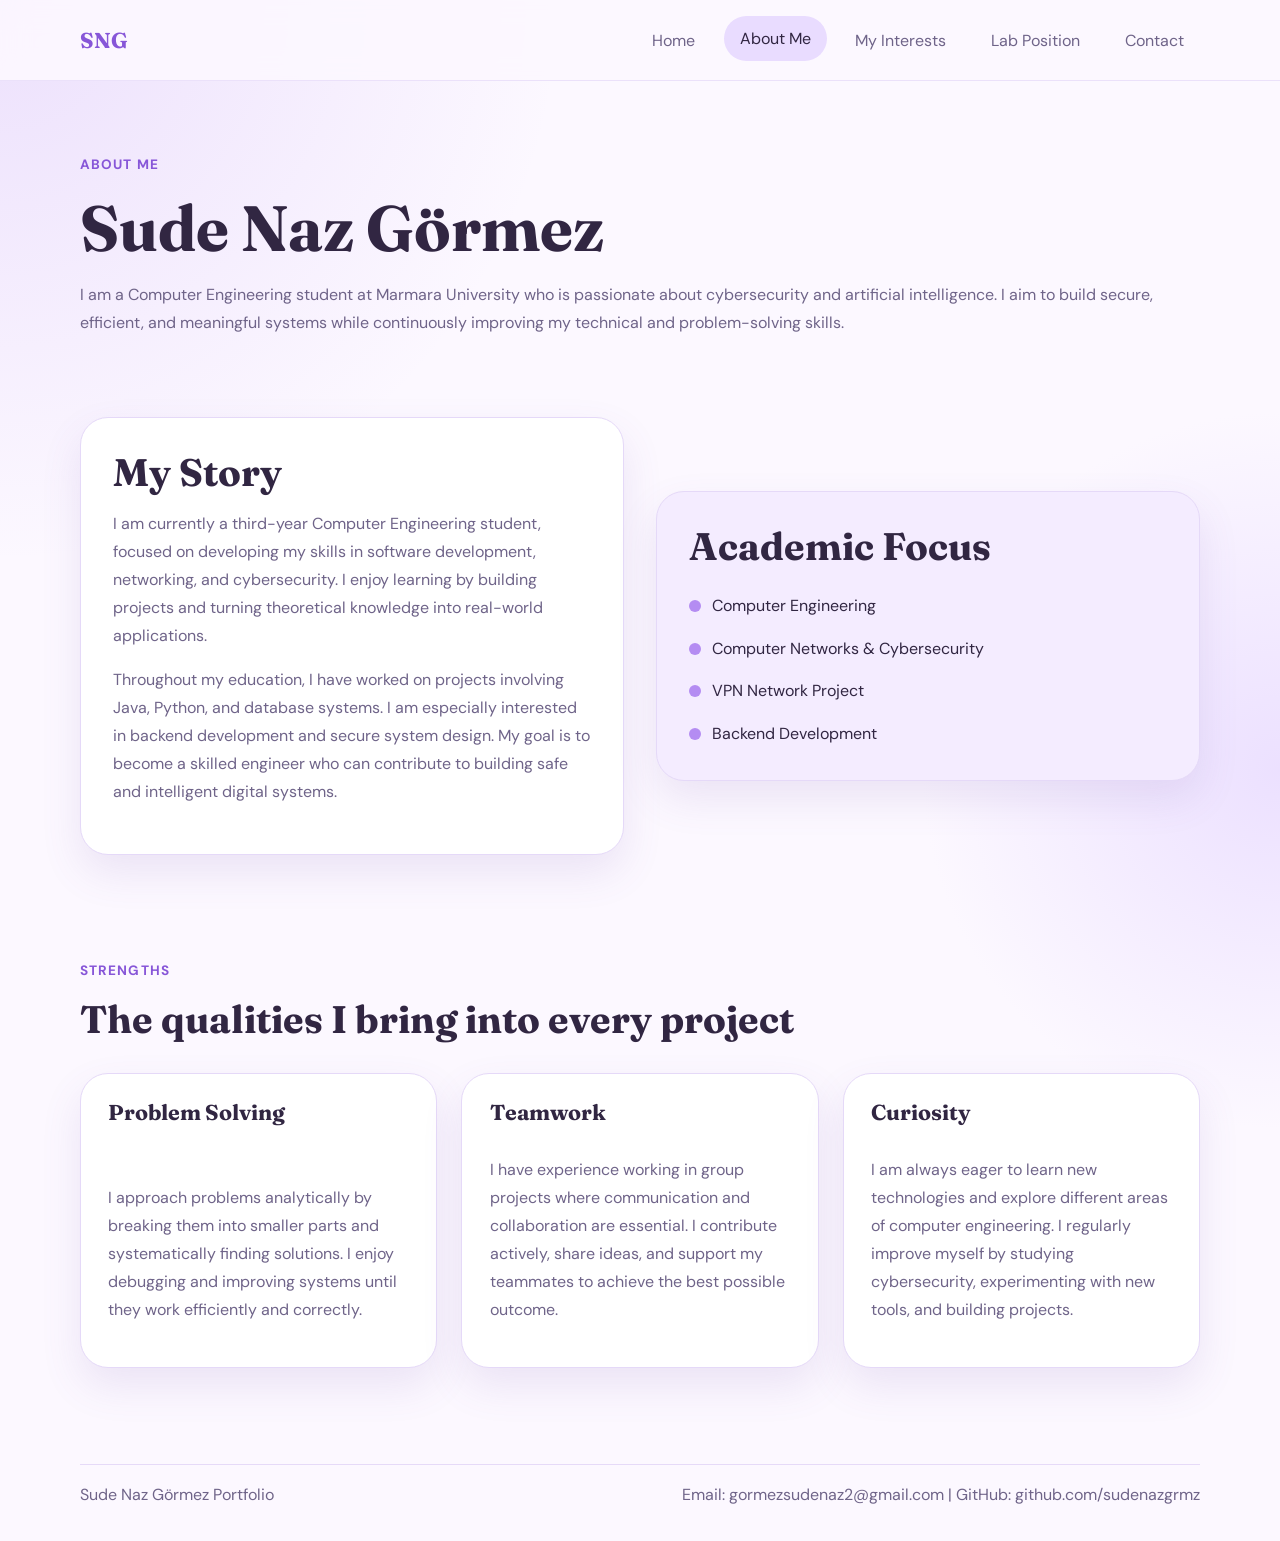
<file: about.html>
<!DOCTYPE html>
<html lang="en">
<head>
  <meta charset="UTF-8">
  <meta name="viewport" content="width=device-width, initial-scale=1.0">
  <title>Portfolio | About Me</title>
  <link rel="preconnect" href="https://fonts.googleapis.com">
  <link rel="preconnect" href="https://fonts.gstatic.com" crossorigin>
  <link href="https://fonts.googleapis.com/css2?family=DM+Sans:wght@400;500;700&family=Fraunces:wght@600;700&display=swap" rel="stylesheet">
  <link rel="stylesheet" href="style.css">
</head>
<body>
  <div class="site-shell">
    <header class="site-header">
      <div class="container">
        <nav class="navbar">
          <a class="logo" href="index.html">SNG</a>
          <div class="nav-links">
            <a href="index.html">Home</a>
            <a class="active" href="about.html">About Me</a>
            <a href="interests.html">My Interests</a>
            <a href="lab-position.html">Lab Position</a>
            <a href="contact.html">Contact</a>
          </div>
        </nav>
      </div>
    </header>

    <main>
      <section class="page-banner">
        <div class="container">
          <p class="eyebrow">About Me</p>
          <h1>Sude Naz Görmez</h1>
          <p class="banner-text">
            I am a Computer Engineering student at Marmara University who is passionate about cybersecurity and artificial intelligence. I aim to build secure, efficient, and meaningful systems while continuously improving my technical and problem-solving skills.
          </p>
        </div>
      </section>

      <section class="section">
        <div class="container split-layout">
          <div class="section-card">
            <h2>My Story</h2>
            <p>
              I am currently a third-year Computer Engineering student, focused on developing my skills in software development, networking, and cybersecurity. I enjoy learning by building projects and turning theoretical knowledge into real-world applications.
            </p>
            <p>
              Throughout my education, I have worked on projects involving Java, Python, and database systems. I am especially interested in backend development and secure system design. My goal is to become a skilled engineer who can contribute to building safe and intelligent digital systems.
            </p>
          </div>

          <div class="section-card soft-accent">
            <h2>Academic Focus</h2>
            <ul class="feature-list">
              <li>Computer Engineering</li>
              <li>Computer Networks & Cybersecurity</li>
              <li>VPN Network Project</li>
              <li>Backend Development</li>
            </ul>
          </div>
        </div>
      </section>

      <section class="section">
        <div class="container">
          <div class="section-heading">
            <p class="eyebrow">Strengths</p>
            <h2>The qualities I bring into every project</h2>
          </div>

          <div class="card-grid">
            <article class="info-card">
              <h3>Problem Solving</h3>
              <p>
                I approach problems analytically by breaking them into smaller parts and systematically finding solutions. I enjoy debugging and improving systems until they work efficiently and correctly.
              </p>
            </article>

            <article class="info-card">
              <h3>Teamwork</h3>
              <p>
                I have experience working in group projects where communication and collaboration are essential. I contribute actively, share ideas, and support my teammates to achieve the best possible outcome.
              </p>
            </article>

            <article class="info-card">
              <h3>Curiosity</h3>
              <p>
                I am always eager to learn new technologies and explore different areas of computer engineering. I regularly improve myself by studying cybersecurity, experimenting with new tools, and building projects.
              </p>
            </article>
          </div>
        </div>
      </section>
    </main>

    <footer class="site-footer">
      <div class="container footer-layout">
        <p>Sude Naz Görmez Portfolio</p>
        <p>Email: gormezsudenaz2@gmail.com | GitHub: github.com/sudenazgrmz</p>
      </div>
    </footer>
  </div>
</body>
</html>
</file>
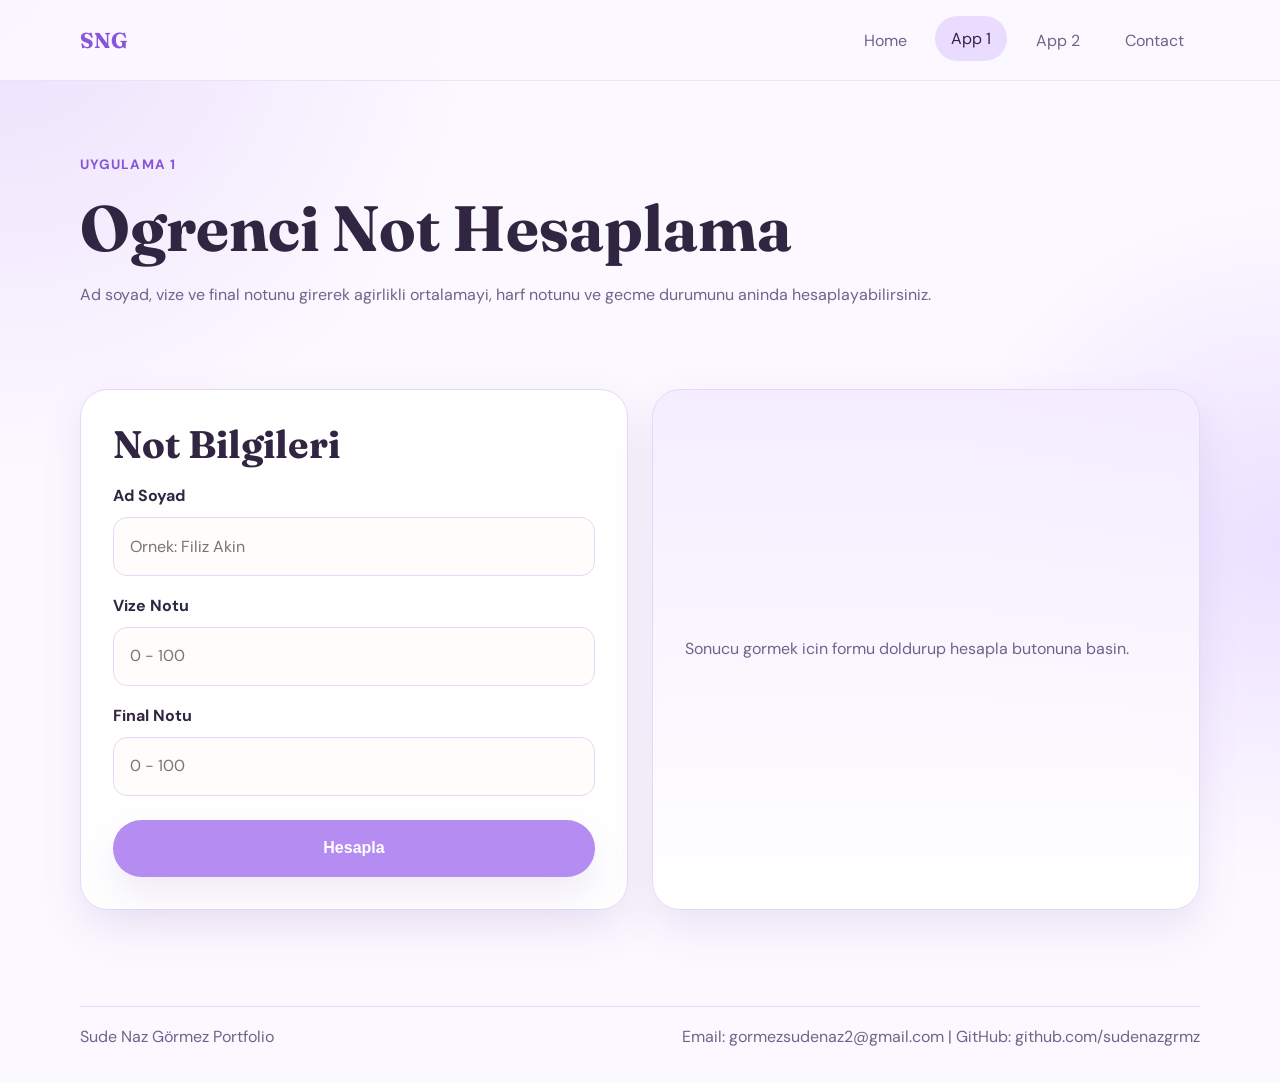
<file: app1.html>
<!DOCTYPE html>
<html lang="tr">
<head>
  <meta charset="UTF-8">
  <meta name="viewport" content="width=device-width, initial-scale=1.0">
  <title>Uygulama 1 | Ogrenci Not Hesaplama</title>
  <link rel="preconnect" href="https://fonts.googleapis.com">
  <link rel="preconnect" href="https://fonts.gstatic.com" crossorigin>
  <link href="https://fonts.googleapis.com/css2?family=DM+Sans:wght@400;500;700&family=Fraunces:wght@600;700&display=swap" rel="stylesheet">
  <link rel="stylesheet" href="style.css">
</head>
<body>
  <div class="site-shell">
    <header class="site-header">
      <div class="container">
        <nav class="navbar">
          <a class="logo" href="index.html">SNG</a>
          <div class="nav-links">
            <a href="index.html">Home</a>
            <a class="active" href="app1.html">App 1</a>
            <a href="app2.html">App 2</a>
            <a href="contact.html">Contact</a>
          </div>
        </nav>
      </div>
    </header>

    <main>
      <section class="page-banner">
        <div class="container">
          <p class="eyebrow">Uygulama 1</p>
          <h1>Ogrenci Not Hesaplama</h1>
          <p class="banner-text">
            Ad soyad, vize ve final notunu girerek agirlikli ortalamayi, harf notunu ve gecme durumunu aninda hesaplayabilirsiniz.
          </p>
        </div>
      </section>

      <section class="section">
        <div class="container app-layout">
          <div class="app-card">
            <h2>Not Bilgileri</h2>
            <form id="gradeForm" class="app-form">
              <div class="form-row">
                <label for="studentName">Ad Soyad</label>
                <input id="studentName" name="studentName" type="text" placeholder="Ornek: Filiz Akin" required>
              </div>

              <div class="form-row">
                <label for="midterm">Vize Notu</label>
                <input id="midterm" name="midterm" type="number" min="0" max="100" placeholder="0 - 100" required>
              </div>

              <div class="form-row">
                <label for="finalGrade">Final Notu</label>
                <input id="finalGrade" name="finalGrade" type="number" min="0" max="100" placeholder="0 - 100" required>
              </div>

              <button class="button app-submit" type="submit">Hesapla</button>
            </form>
          </div>

          <div class="app-card result-card" id="gradeResult">
            <p class="result-placeholder">Sonucu gormek icin formu doldurup hesapla butonuna basin.</p>
          </div>
        </div>
      </section>
    </main>

    <footer class="site-footer">
      <div class="container footer-layout">
        <p>Sude Naz Görmez Portfolio</p>
        <p>Email: gormezsudenaz2@gmail.com | GitHub: github.com/sudenazgrmz</p>
      </div>
    </footer>
  </div>

  <script src="script.js"></script>
</body>
</html>
</file>
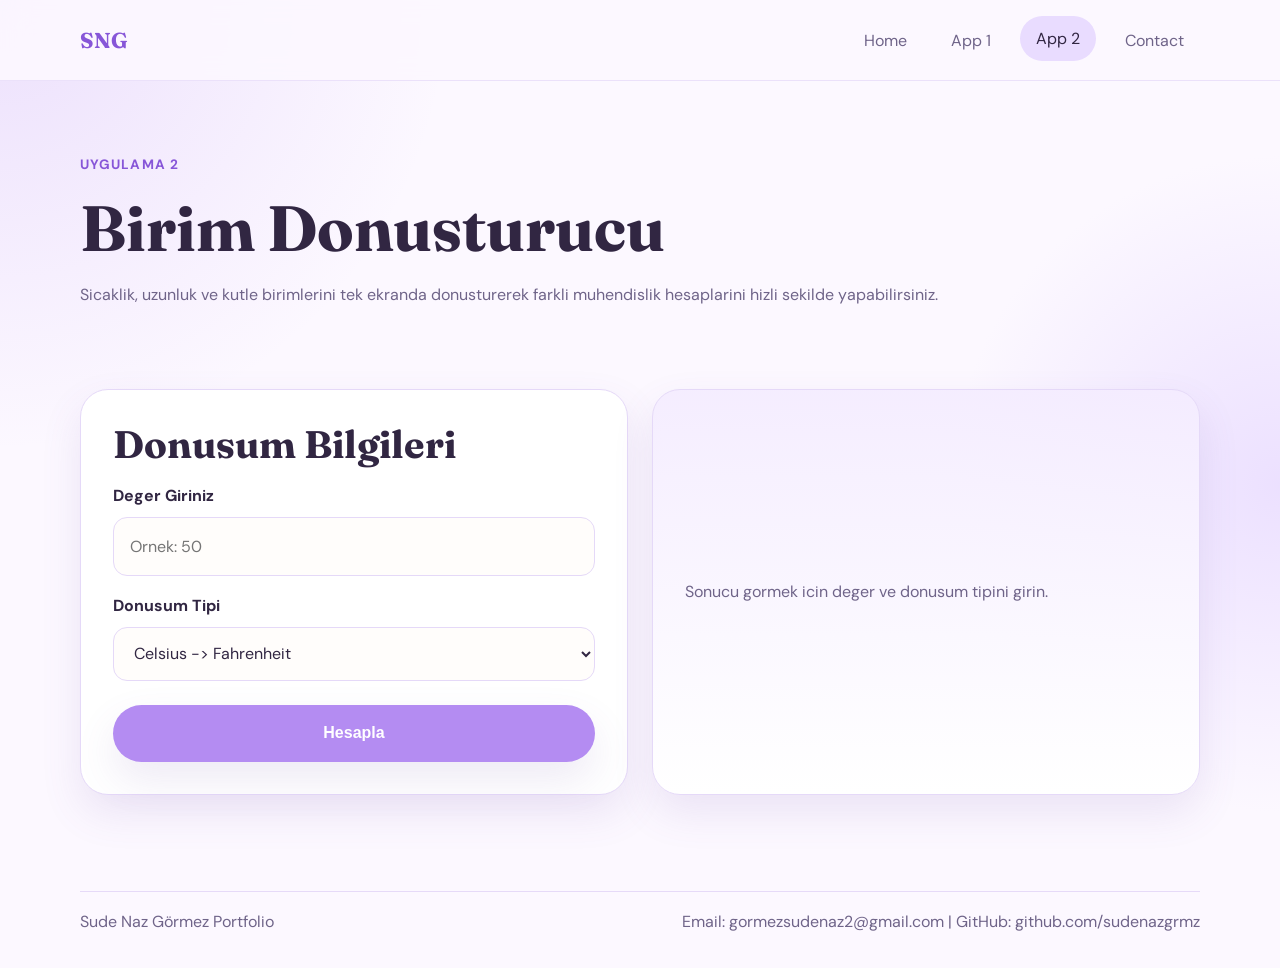
<file: app2.html>
<!DOCTYPE html>
<html lang="tr">
<head>
  <meta charset="UTF-8">
  <meta name="viewport" content="width=device-width, initial-scale=1.0">
  <title>Uygulama 2 | Birim Donusturucu</title>
  <link rel="preconnect" href="https://fonts.googleapis.com">
  <link rel="preconnect" href="https://fonts.gstatic.com" crossorigin>
  <link href="https://fonts.googleapis.com/css2?family=DM+Sans:wght@400;500;700&family=Fraunces:wght@600;700&display=swap" rel="stylesheet">
  <link rel="stylesheet" href="style.css">
</head>
<body>
  <div class="site-shell">
    <header class="site-header">
      <div class="container">
        <nav class="navbar">
          <a class="logo" href="index.html">SNG</a>
          <div class="nav-links">
            <a href="index.html">Home</a>
            <a href="app1.html">App 1</a>
            <a class="active" href="app2.html">App 2</a>
            <a href="contact.html">Contact</a>
          </div>
        </nav>
      </div>
    </header>

    <main>
      <section class="page-banner">
        <div class="container">
          <p class="eyebrow">Uygulama 2</p>
          <h1>Birim Donusturucu</h1>
          <p class="banner-text">
            Sicaklik, uzunluk ve kutle birimlerini tek ekranda donusturerek farkli muhendislik hesaplarini hizli sekilde yapabilirsiniz.
          </p>
        </div>
      </section>

      <section class="section">
        <div class="container app-layout converter-layout">
          <div class="app-card">
            <h2>Donusum Bilgileri</h2>
            <form id="converterForm" class="app-form">
              <div class="form-row">
                <label for="converterValue">Deger Giriniz</label>
                <input id="converterValue" name="converterValue" type="number" step="any" placeholder="Ornek: 50" required>
              </div>

              <div class="form-row">
                <label for="conversionType">Donusum Tipi</label>
                <select id="conversionType" name="conversionType">
                  <option value="c_to_f">Celsius -> Fahrenheit</option>
                  <option value="f_to_c">Fahrenheit -> Celsius</option>
                  <option value="m_to_km">Metre -> Kilometre</option>
                  <option value="km_to_m">Kilometre -> Metre</option>
                  <option value="kg_to_g">Kilogram -> Gram</option>
                  <option value="g_to_kg">Gram -> Kilogram</option>
                  <option value="km_to_mi">Kilometre -> Mil</option>
                  <option value="mi_to_km">Mil -> Kilometre</option>
                </select>
              </div>

              <button class="button app-submit" type="submit">Hesapla</button>
            </form>
          </div>

          <div class="app-card result-card converter-result-card" id="converterResult">
            <p class="result-placeholder">Sonucu gormek icin deger ve donusum tipini girin.</p>
          </div>
        </div>
      </section>
    </main>

    <footer class="site-footer">
      <div class="container footer-layout">
        <p>Sude Naz Görmez Portfolio</p>
        <p>Email: gormezsudenaz2@gmail.com | GitHub: github.com/sudenazgrmz</p>
      </div>
    </footer>
  </div>

  <script src="script.js"></script>
</body>
</html>
</file>
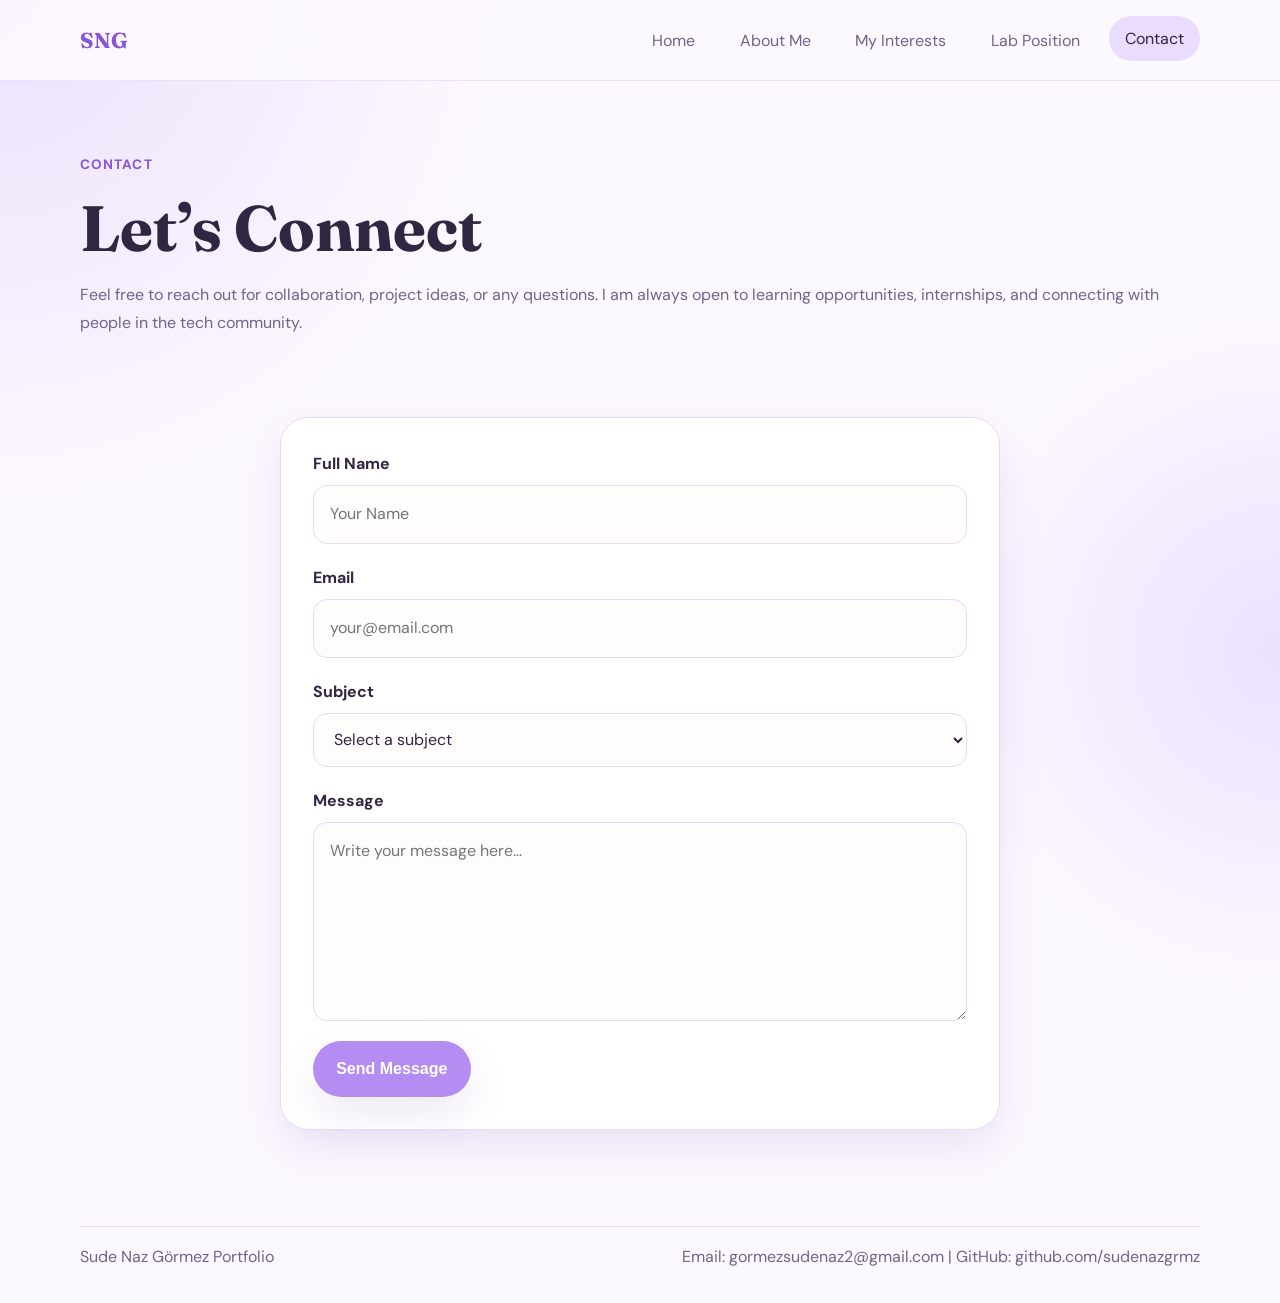
<file: contact.html>
<!DOCTYPE html>
<html lang="en">
<head>
  <meta charset="UTF-8">
  <meta name="viewport" content="width=device-width, initial-scale=1.0">
  <title>Portfolio | Contact</title>
  <link rel="preconnect" href="https://fonts.googleapis.com">
  <link rel="preconnect" href="https://fonts.gstatic.com" crossorigin>
  <link href="https://fonts.googleapis.com/css2?family=DM+Sans:wght@400;500;700&family=Fraunces:wght@600;700&display=swap" rel="stylesheet">
  <link rel="stylesheet" href="style.css">
</head>
<body>
  <div class="site-shell">
    <header class="site-header">
      <div class="container">
        <nav class="navbar">
          <a class="logo" href="index.html">SNG</a>
          <div class="nav-links">
            <a href="index.html">Home</a>
            <a href="about.html">About Me</a>
            <a href="interests.html">My Interests</a>
            <a href="lab-position.html">Lab Position</a>
            <a class="active" href="contact.html">Contact</a>
          </div>
        </nav>
      </div>
    </header>

    <main>
      <section class="page-banner">
        <div class="container">
          <p class="eyebrow">Contact</p>
          <h1>Let’s Connect</h1>
          <p class="banner-text">
            Feel free to reach out for collaboration, project ideas, or any questions. I am always open to learning opportunities, internships, and connecting with people in the tech community.
          </p>
        </div>
      </section>

      <section class="section">
        <div class="container contact-wrapper">
          <form class="contact-form" action="#" method="post">
            <div class="form-row">
              <label for="full-name">Full Name</label>
              <input id="full-name" name="full-name" type="text" placeholder="Your Name">
            </div>

            <div class="form-row">
              <label for="email">Email</label>
              <input id="email" name="email" type="email" placeholder="your@email.com">
            </div>

            <div class="form-row">
              <label for="subject">Subject</label>
              <select id="subject" name="subject">
                <option value="">Select a subject</option>
                <option value="project">Project Collaboration</option>
                <option value="internship">Internship / Opportunity</option>
                <option value="question">General Question</option>
              </select>
            </div>

            <div class="form-row">
              <label for="message">Message</label>
              <textarea id="message" name="message" rows="6" placeholder="Write your message here..."></textarea>
            </div>

            <button class="button submit-button" type="submit">Send Message</button>
          </form>
        </div>
      </section>
    </main>

    <footer class="site-footer">
      <div class="container footer-layout">
        <p>Sude Naz Görmez Portfolio</p>
        <p>Email: gormezsudenaz2@gmail.com | GitHub: github.com/sudenazgrmz</p>
      </div>
    </footer>
  </div>
</body>
</html>
</file>
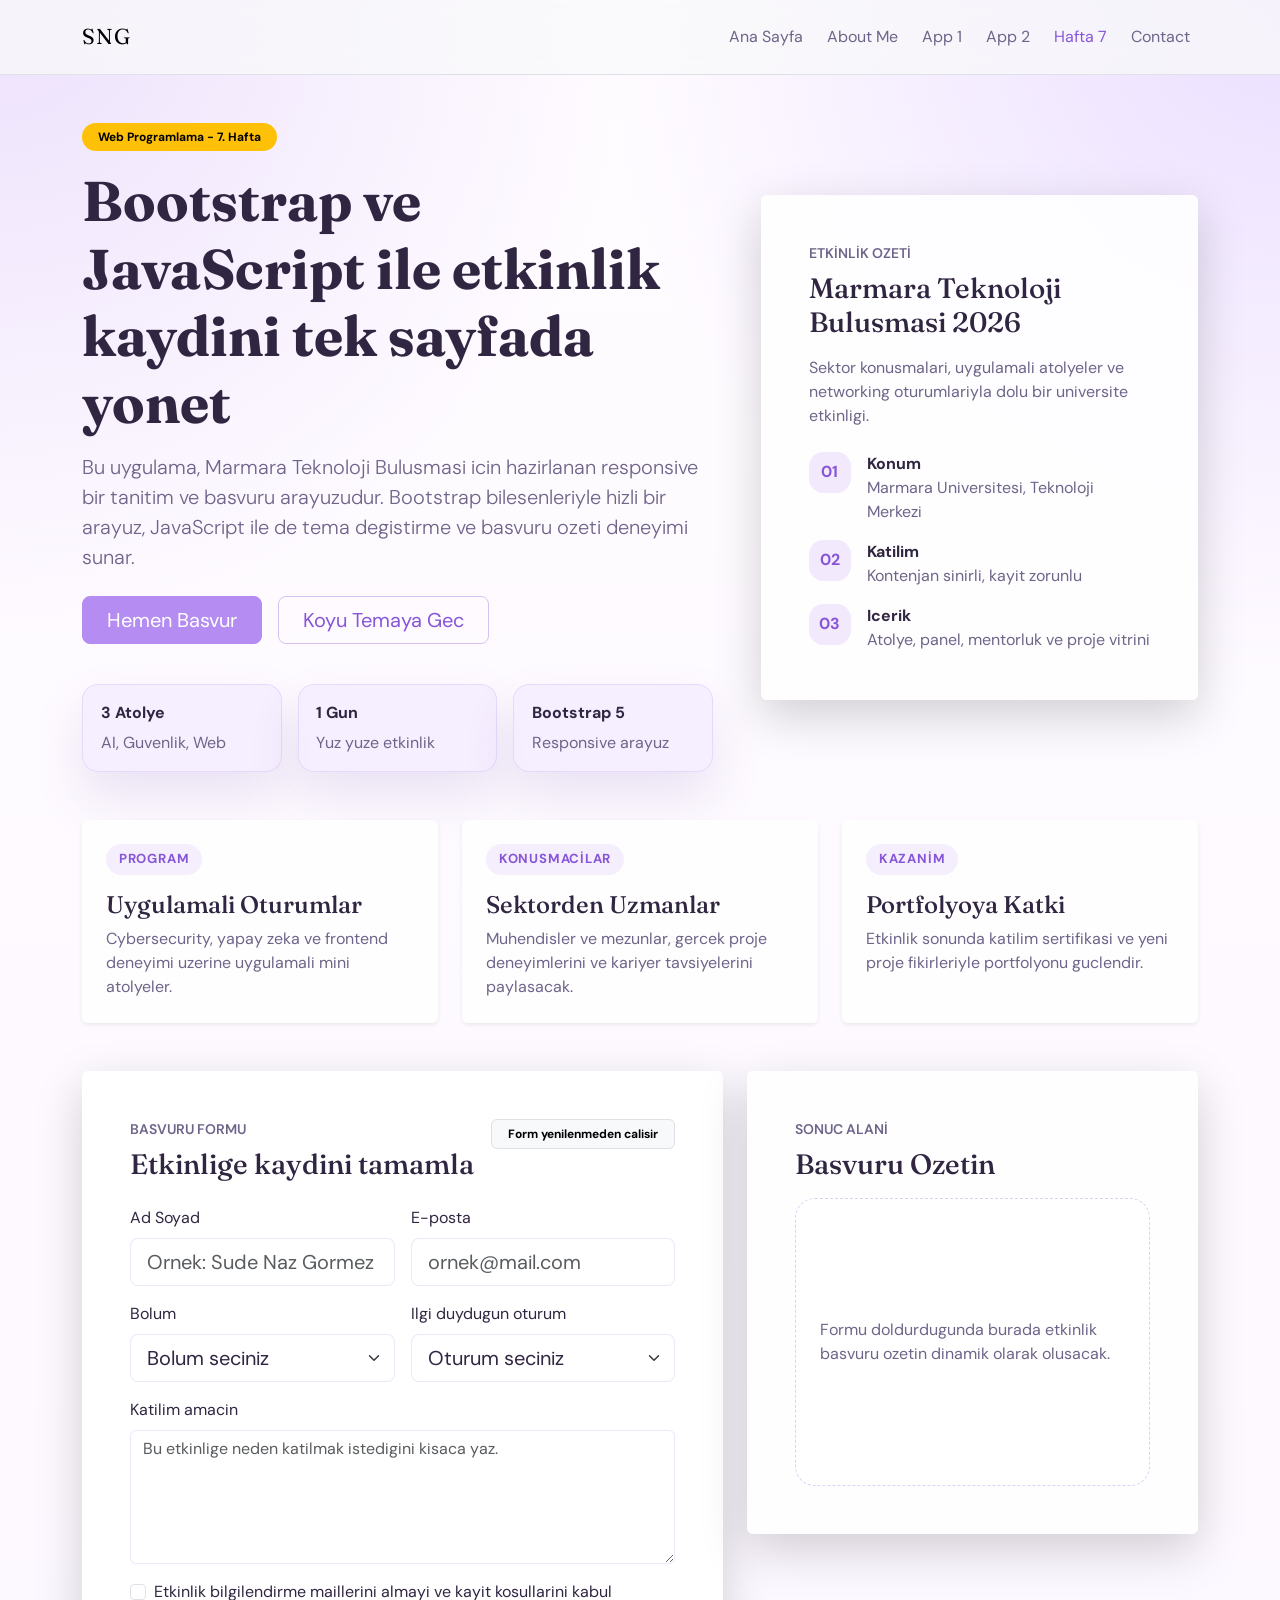
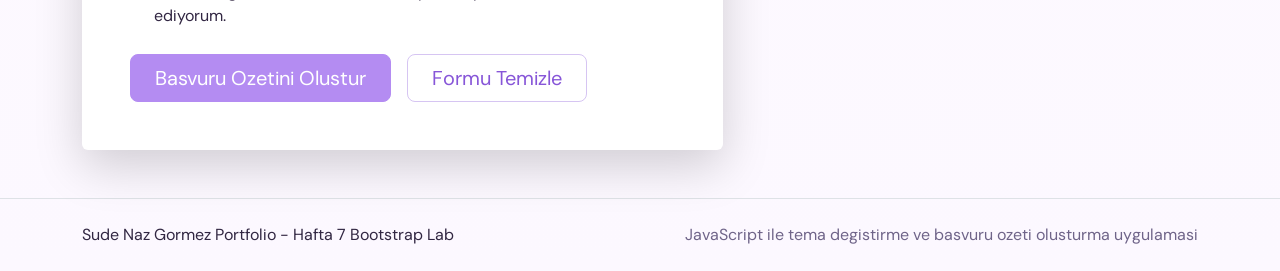
<file: hafta7.html>
<!DOCTYPE html>
<html lang="tr" data-bs-theme="light">
<head>
  <meta charset="UTF-8">
  <meta name="viewport" content="width=device-width, initial-scale=1.0">
  <title>Hafta 7 | Etkinlik Kayit Sayfasi</title>
  <link rel="preconnect" href="https://fonts.googleapis.com">
  <link rel="preconnect" href="https://fonts.gstatic.com" crossorigin>
  <link href="https://fonts.googleapis.com/css2?family=DM+Sans:wght@400;500;700&family=Fraunces:wght@600;700&display=swap" rel="stylesheet">
  <link href="https://cdn.jsdelivr.net/npm/bootstrap@5.3.3/dist/css/bootstrap.min.css" rel="stylesheet">
  <link rel="stylesheet" href="styles/hafta7.css">
</head>
<body>
  <nav class="navbar navbar-expand-lg sticky-top border-bottom bg-body-tertiary bg-opacity-75 backdrop-blur">
    <div class="container py-2">
      <a class="navbar-brand brand-mark" href="index.html">SNG</a>
      <button class="navbar-toggler" type="button" data-bs-toggle="collapse" data-bs-target="#week7Navbar" aria-controls="week7Navbar" aria-expanded="false" aria-label="Menuyu ac">
        <span class="navbar-toggler-icon"></span>
      </button>
      <div class="collapse navbar-collapse" id="week7Navbar">
        <ul class="navbar-nav ms-auto align-items-lg-center gap-lg-2">
          <li class="nav-item"><a class="nav-link" href="index.html">Ana Sayfa</a></li>
          <li class="nav-item"><a class="nav-link" href="about.html">About Me</a></li>
          <li class="nav-item"><a class="nav-link" href="app1.html">App 1</a></li>
          <li class="nav-item"><a class="nav-link" href="app2.html">App 2</a></li>
          <li class="nav-item"><a class="nav-link active" aria-current="page" href="hafta7.html">Hafta 7</a></li>
          <li class="nav-item"><a class="nav-link" href="contact.html">Contact</a></li>
        </ul>
      </div>
    </div>
  </nav>

  <main>
    <section class="hero-section py-5 py-lg-6">
      <div class="container">
        <div class="row align-items-center g-4 g-lg-5">
          <div class="col-lg-7">
            <span class="badge rounded-pill text-bg-warning mb-3 px-3 py-2">Web Programlama - 7. Hafta</span>
            <h1 class="display-4 fw-bold">Bootstrap ve JavaScript ile etkinlik kaydini tek sayfada yonet</h1>
            <p class="lead text-secondary mt-3">
              Bu uygulama, Marmara Teknoloji Bulusmasi icin hazirlanan responsive bir tanitim ve basvuru arayuzudur. Bootstrap bilesenleriyle hizli bir arayuz, JavaScript ile de tema degistirme ve basvuru ozeti deneyimi sunar.
            </p>
            <div class="d-flex flex-wrap gap-3 mt-4">
              <a class="btn btn-primary btn-lg px-4" href="#registrationForm">Hemen Basvur</a>
              <button class="btn btn-outline-dark btn-lg px-4" id="themeToggle" type="button">Temayi Degistir</button>
            </div>
            <div class="row row-cols-1 row-cols-sm-3 g-3 mt-4">
              <div class="col">
                <div class="stat-chip h-100">
                  <strong>3 Atolye</strong>
                  <span>AI, Guvenlik, Web</span>
                </div>
              </div>
              <div class="col">
                <div class="stat-chip h-100">
                  <strong>1 Gun</strong>
                  <span>Yuz yuze etkinlik</span>
                </div>
              </div>
              <div class="col">
                <div class="stat-chip h-100">
                  <strong>Bootstrap 5</strong>
                  <span>Responsive arayuz</span>
                </div>
              </div>
            </div>
          </div>

          <div class="col-lg-5">
            <div class="hero-panel card border-0 shadow-lg">
              <div class="card-body p-4 p-lg-5">
                <p class="text-uppercase text-secondary small fw-semibold mb-2">Etkinlik Ozeti</p>
                <h2 class="h3 mb-3">Marmara Teknoloji Bulusmasi 2026</h2>
                <p class="text-secondary mb-4">
                  Sektor konusmalari, uygulamali atolyeler ve networking oturumlariyla dolu bir universite etkinligi.
                </p>
                <ul class="list-unstyled mb-0 d-grid gap-3">
                  <li class="d-flex gap-3 align-items-start">
                    <span class="hero-icon">01</span>
                    <div>
                      <strong class="d-block">Konum</strong>
                      <span class="text-secondary">Marmara Universitesi, Teknoloji Merkezi</span>
                    </div>
                  </li>
                  <li class="d-flex gap-3 align-items-start">
                    <span class="hero-icon">02</span>
                    <div>
                      <strong class="d-block">Katilim</strong>
                      <span class="text-secondary">Kontenjan sinirli, kayit zorunlu</span>
                    </div>
                  </li>
                  <li class="d-flex gap-3 align-items-start">
                    <span class="hero-icon">03</span>
                    <div>
                      <strong class="d-block">Icerik</strong>
                      <span class="text-secondary">Atolye, panel, mentorluk ve proje vitrini</span>
                    </div>
                  </li>
                </ul>
              </div>
            </div>
          </div>
        </div>
      </div>
    </section>

    <section class="pb-5">
      <div class="container">
        <div class="row g-4">
          <div class="col-md-4">
            <div class="card h-100 shadow-sm border-0 feature-card">
              <div class="card-body p-4">
                <span class="feature-tag">Program</span>
                <h3 class="h4 mt-3">Uygulamali Oturumlar</h3>
                <p class="text-secondary mb-0">Cybersecurity, yapay zeka ve frontend deneyimi uzerine uygulamali mini atolyeler.</p>
              </div>
            </div>
          </div>
          <div class="col-md-4">
            <div class="card h-100 shadow-sm border-0 feature-card">
              <div class="card-body p-4">
                <span class="feature-tag">Konusmacilar</span>
                <h3 class="h4 mt-3">Sektorden Uzmanlar</h3>
                <p class="text-secondary mb-0">Muhendisler ve mezunlar, gercek proje deneyimlerini ve kariyer tavsiyelerini paylasacak.</p>
              </div>
            </div>
          </div>
          <div class="col-md-4">
            <div class="card h-100 shadow-sm border-0 feature-card">
              <div class="card-body p-4">
                <span class="feature-tag">Kazanim</span>
                <h3 class="h4 mt-3">Portfolyoya Katki</h3>
                <p class="text-secondary mb-0">Etkinlik sonunda katilim sertifikasi ve yeni proje fikirleriyle portfolyonu guclendir.</p>
              </div>
            </div>
          </div>
        </div>
      </div>
    </section>

    <section class="pb-5">
      <div class="container">
        <div class="row g-4 align-items-start">
          <div class="col-lg-7">
            <div class="card border-0 shadow-lg">
              <div class="card-body p-4 p-lg-5">
                <div class="d-flex flex-wrap justify-content-between align-items-start gap-3 mb-4">
                  <div>
                    <p class="text-uppercase text-secondary small fw-semibold mb-2">Basvuru Formu</p>
                    <h2 class="h3 mb-0">Etkinlige kaydini tamamla</h2>
                  </div>
                  <span class="badge text-bg-light border px-3 py-2">Form yenilenmeden calisir</span>
                </div>

                <form id="registrationForm" novalidate>
                  <div class="row g-3">
                    <div class="col-md-6">
                      <label class="form-label" for="fullName">Ad Soyad</label>
                      <input class="form-control form-control-lg" id="fullName" name="fullName" type="text" placeholder="Ornek: Sude Naz Gormez">
                    </div>
                    <div class="col-md-6">
                      <label class="form-label" for="email">E-posta</label>
                      <input class="form-control form-control-lg" id="email" name="email" type="email" placeholder="ornek@mail.com">
                    </div>
                    <div class="col-md-6">
                      <label class="form-label" for="department">Bolum</label>
                      <select class="form-select form-select-lg" id="department" name="department">
                        <option value="">Bolum seciniz</option>
                        <option>Computer Engineering</option>
                        <option>Software Engineering</option>
                        <option>Information Systems Engineering</option>
                        <option>Other</option>
                      </select>
                    </div>
                    <div class="col-md-6">
                      <label class="form-label" for="session">Ilgi duydugun oturum</label>
                      <select class="form-select form-select-lg" id="session" name="session">
                        <option value="">Oturum seciniz</option>
                        <option value="Cybersecurity Bootcamp">Cybersecurity Bootcamp</option>
                        <option value="AI for Students">AI for Students</option>
                        <option value="Modern Web UI">Modern Web UI</option>
                      </select>
                    </div>
                    <div class="col-12">
                      <label class="form-label" for="motivation">Katilim amacin</label>
                      <textarea class="form-control" id="motivation" name="motivation" rows="5" placeholder="Bu etkinlige neden katilmak istedigini kisaca yaz."></textarea>
                    </div>
                    <div class="col-12">
                      <div class="form-check">
                        <input class="form-check-input" type="checkbox" value="onaylandi" id="agreement" name="agreement">
                        <label class="form-check-label" for="agreement">
                          Etkinlik bilgilendirme maillerini almayi ve kayit kosullarini kabul ediyorum.
                        </label>
                      </div>
                    </div>
                    <div class="col-12 d-flex flex-wrap gap-3 pt-2">
                      <button class="btn btn-primary btn-lg px-4" type="submit">Basvuru Ozetini Olustur</button>
                      <button class="btn btn-outline-secondary btn-lg px-4" type="reset" id="resetSummary">Formu Temizle</button>
                    </div>
                  </div>
                </form>
              </div>
            </div>
          </div>

          <div class="col-lg-5">
            <div class="card border-0 shadow-lg result-card">
              <div class="card-body p-4 p-lg-5">
                <p class="text-uppercase text-secondary small fw-semibold mb-2">Sonuc Alani</p>
                <h2 class="h3 mb-3">Basvuru Ozetin</h2>
                <div id="feedbackBox" class="alert alert-warning d-none" role="alert"></div>
                <div id="summaryBox" class="summary-placeholder">
                  <p class="mb-0 text-secondary">
                    Formu doldurdugunda burada etkinlik basvuru ozetin dinamik olarak olusacak.
                  </p>
                </div>
              </div>
            </div>
          </div>
        </div>
      </div>
    </section>
  </main>

  <footer class="py-4 border-top">
    <div class="container d-flex flex-column flex-md-row justify-content-between gap-2">
      <p class="mb-0">Sude Naz Gormez Portfolio - Hafta 7 Bootstrap Lab</p>
      <p class="mb-0 text-secondary">JavaScript ile tema degistirme ve basvuru ozeti olusturma uygulamasi</p>
    </div>
  </footer>

  <script src="https://cdn.jsdelivr.net/npm/bootstrap@5.3.3/dist/js/bootstrap.bundle.min.js"></script>
  <script src="scripts/hafta7.js"></script>
</body>
</html>
</file>
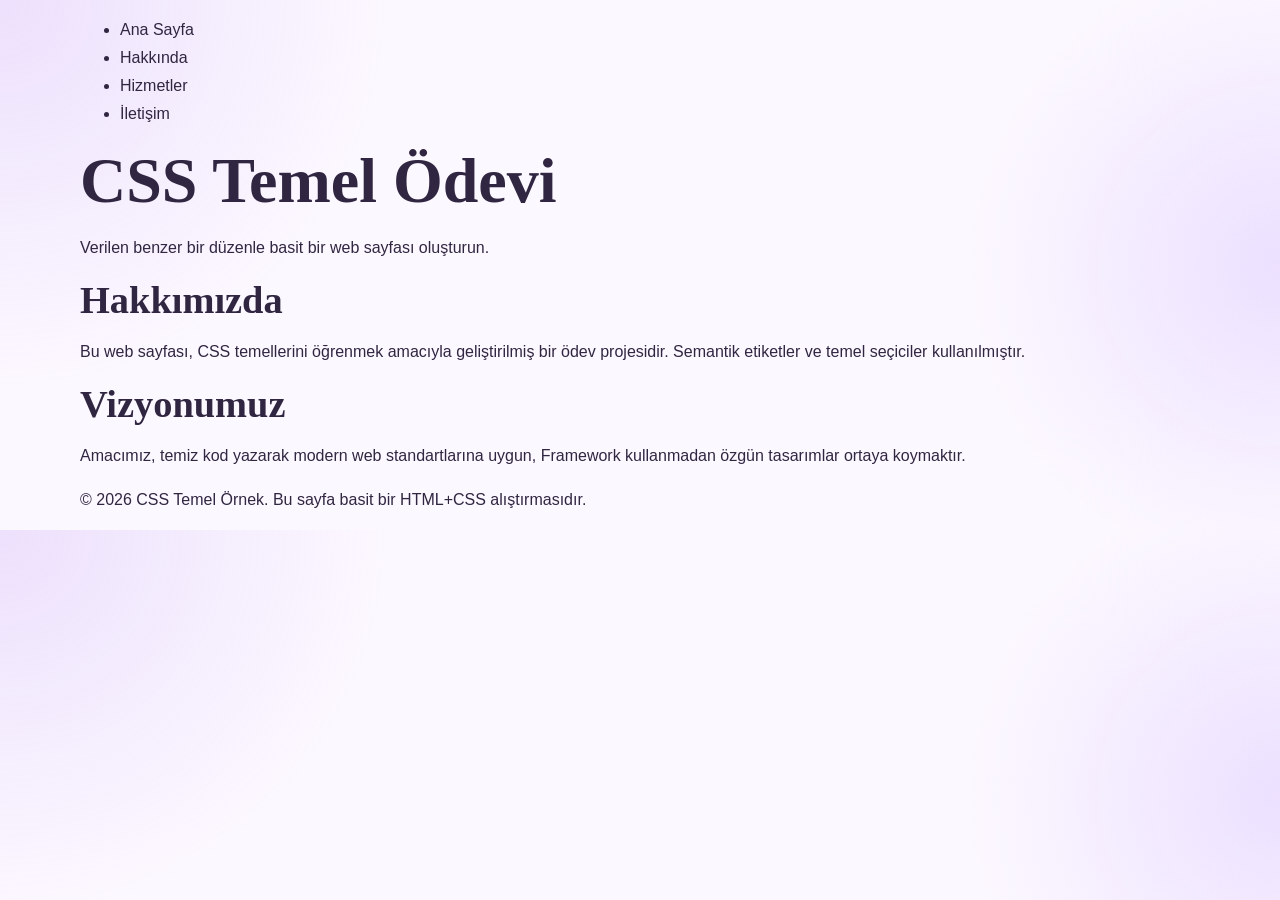
<file: hakkinda.html>
<!DOCTYPE html>
<html lang="tr">
<head>
    <meta charset="UTF-8">
    <title>CSS Temel Ödevi</title>
    <link rel="stylesheet" href="style.css">
</head>
<body>

    <div class="container">
        <nav>
            <ul>
        <li><a href="index.html">Ana Sayfa</a></li>
        <li><a href="hakkinda.html">Hakkında</a></li>
        <li><a href="hizmetler.html">Hizmetler</a></li>
        <li><a href="iletisim.html">İletişim</a></li>
            </ul>
        </nav>

        <header>
            <h1>CSS Temel Ödevi</h1>
            <p>Verilen benzer bir düzenle basit bir web sayfası oluşturun.</p>
        </header>

        <main>
        <section class="content-box left-box">
            <h2>Hakkımızda</h2>
            <p>Bu web sayfası, CSS temellerini öğrenmek amacıyla geliştirilmiş bir ödev projesidir. Semantik etiketler ve temel seçiciler kullanılmıştır.</p>
        </section>

        <aside class="content-box right-box">
            <h2>Vizyonumuz</h2>
            <p>Amacımız, temiz kod yazarak modern web standartlarına uygun, Framework kullanmadan özgün tasarımlar ortaya koymaktır.</p>
        </aside>
        </main>

        <footer>
            <p>© 2026 CSS Temel Örnek. Bu sayfa basit bir HTML+CSS alıştırmasıdır.</p>
        </footer>
    </div>

</body>
</html>
</file>
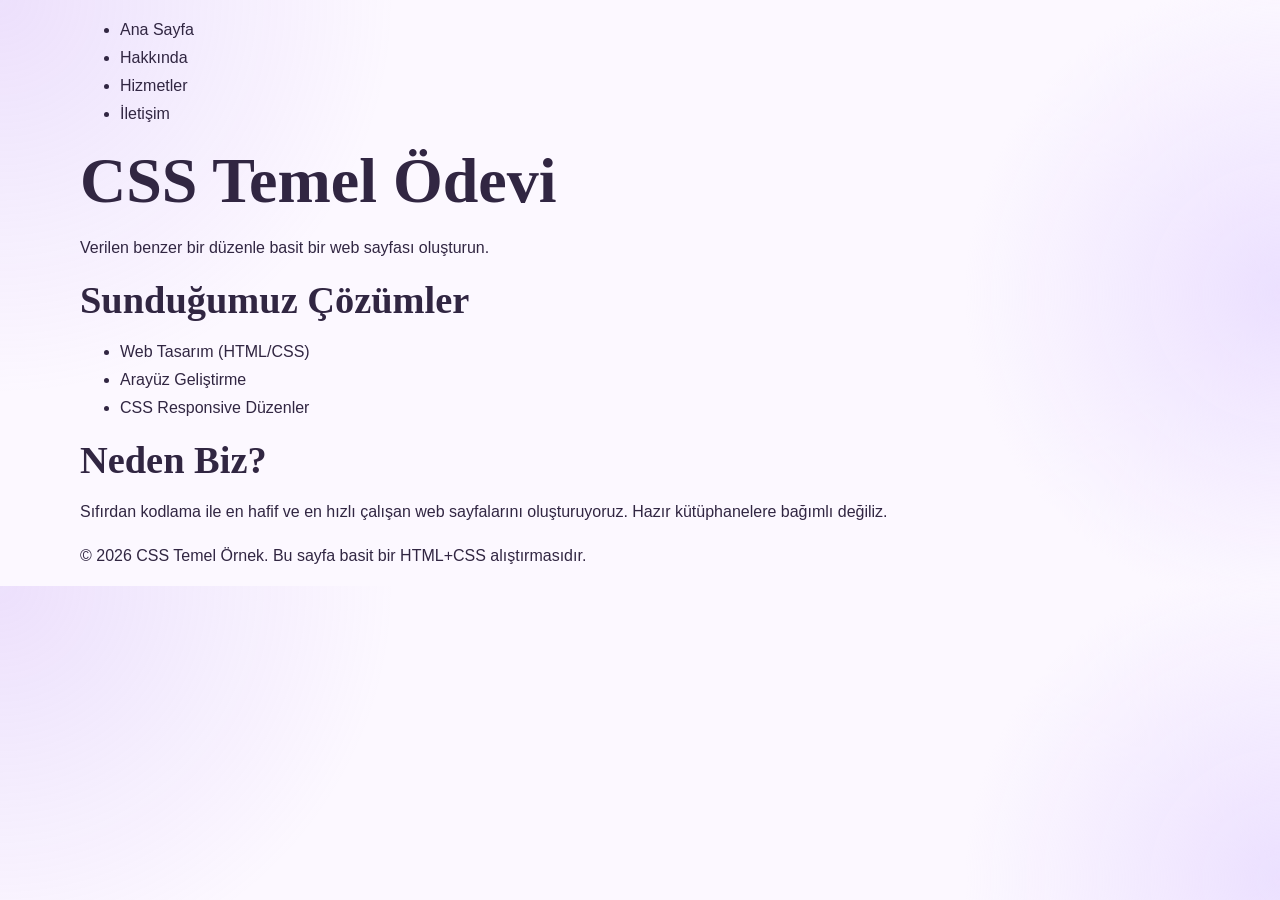
<file: hizmetler.html>
<!DOCTYPE html>
<html lang="tr">
<head>
    <meta charset="UTF-8">
    <title>CSS Temel Ödevi</title>
    <link rel="stylesheet" href="style.css">
</head>
<body>

    <div class="container">
        <nav>
            <ul>
        <li><a href="index.html">Ana Sayfa</a></li>
        <li><a href="hakkinda.html">Hakkında</a></li>
        <li><a href="hizmetler.html">Hizmetler</a></li>
        <li><a href="iletisim.html">İletişim</a></li>
            </ul>
        </nav>

        <header>
            <h1>CSS Temel Ödevi</h1>
            <p>Verilen benzer bir düzenle basit bir web sayfası oluşturun.</p>
        </header>

        <main>
            <section class="content-box left-box">
            <h2>Sunduğumuz Çözümler</h2>
            <ul>
                <li>Web Tasarım (HTML/CSS)</li>
                <li>Arayüz Geliştirme</li>
                <li>CSS Responsive Düzenler</li>
            </ul>
            </section>

            <aside class="content-box right-box">
                <h2>Neden Biz?</h2>
                <p>Sıfırdan kodlama ile en hafif ve en hızlı çalışan web sayfalarını oluşturuyoruz. Hazır kütüphanelere bağımlı değiliz.</p>
            </aside>
        </main>

        <footer>
            <p>© 2026 CSS Temel Örnek. Bu sayfa basit bir HTML+CSS alıştırmasıdır.</p>
        </footer>
    </div>

</body>
</html>
</file>
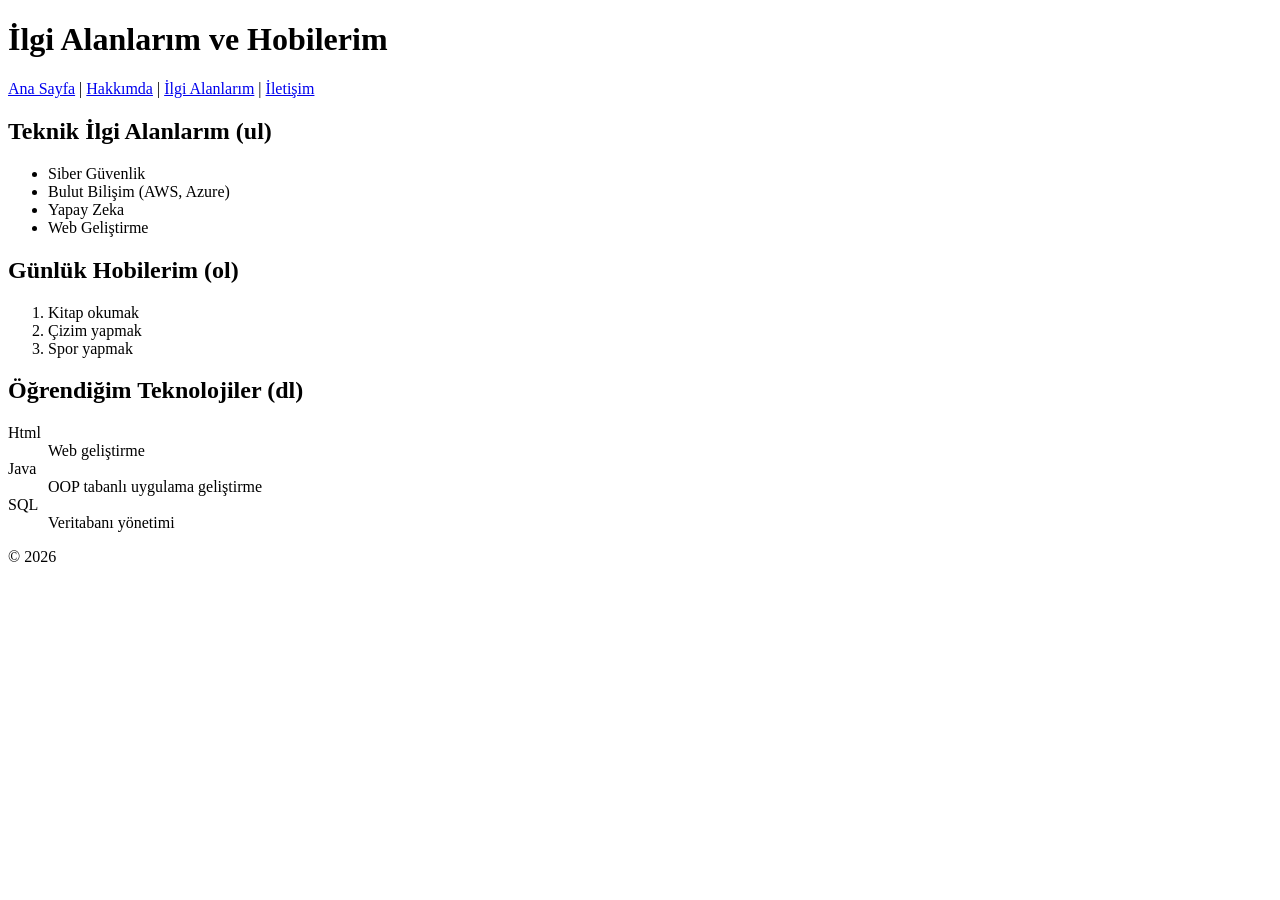
<file: interest.html>
<!DOCTYPE html>
<html lang="tr">
<head>
    <meta charset="UTF-8">
    <title>İlgi Alanlarım</title>
</head>
<body>

    <header>
        <h1>İlgi Alanlarım ve Hobilerim</h1>
        <nav>
            <a href="index.html">Ana Sayfa</a> |
            <a href="about.html">Hakkımda</a> |
            <a href="interests.html">İlgi Alanlarım</a> |
            <a href="contact.html">İletişim</a>
        </nav>
    </header>

    <main>

        <h2>Teknik İlgi Alanlarım (ul)</h2>
        <ul>
            <li>Siber Güvenlik</li>
            <li>Bulut Bilişim (AWS, Azure)</li>
            <li>Yapay Zeka</li>
            <li>Web Geliştirme</li>
        </ul>

        <h2>Günlük Hobilerim (ol)</h2>
        <ol>
            <li>Kitap okumak</li>
            <li>Çizim yapmak</li>
            <li>Spor yapmak</li>
        </ol>

        <h2>Öğrendiğim Teknolojiler (dl)</h2>
        <dl>
            <dt>Html</dt>
            <dd>Web geliştirme</dd>

            <dt>Java</dt>
            <dd>OOP tabanlı uygulama geliştirme</dd>

            <dt>SQL</dt>
            <dd>Veritabanı yönetimi</dd>
        </dl>

    </main>

    <footer>
        <p>© 2026</p>
    </footer>

</body>
</html>
</file>
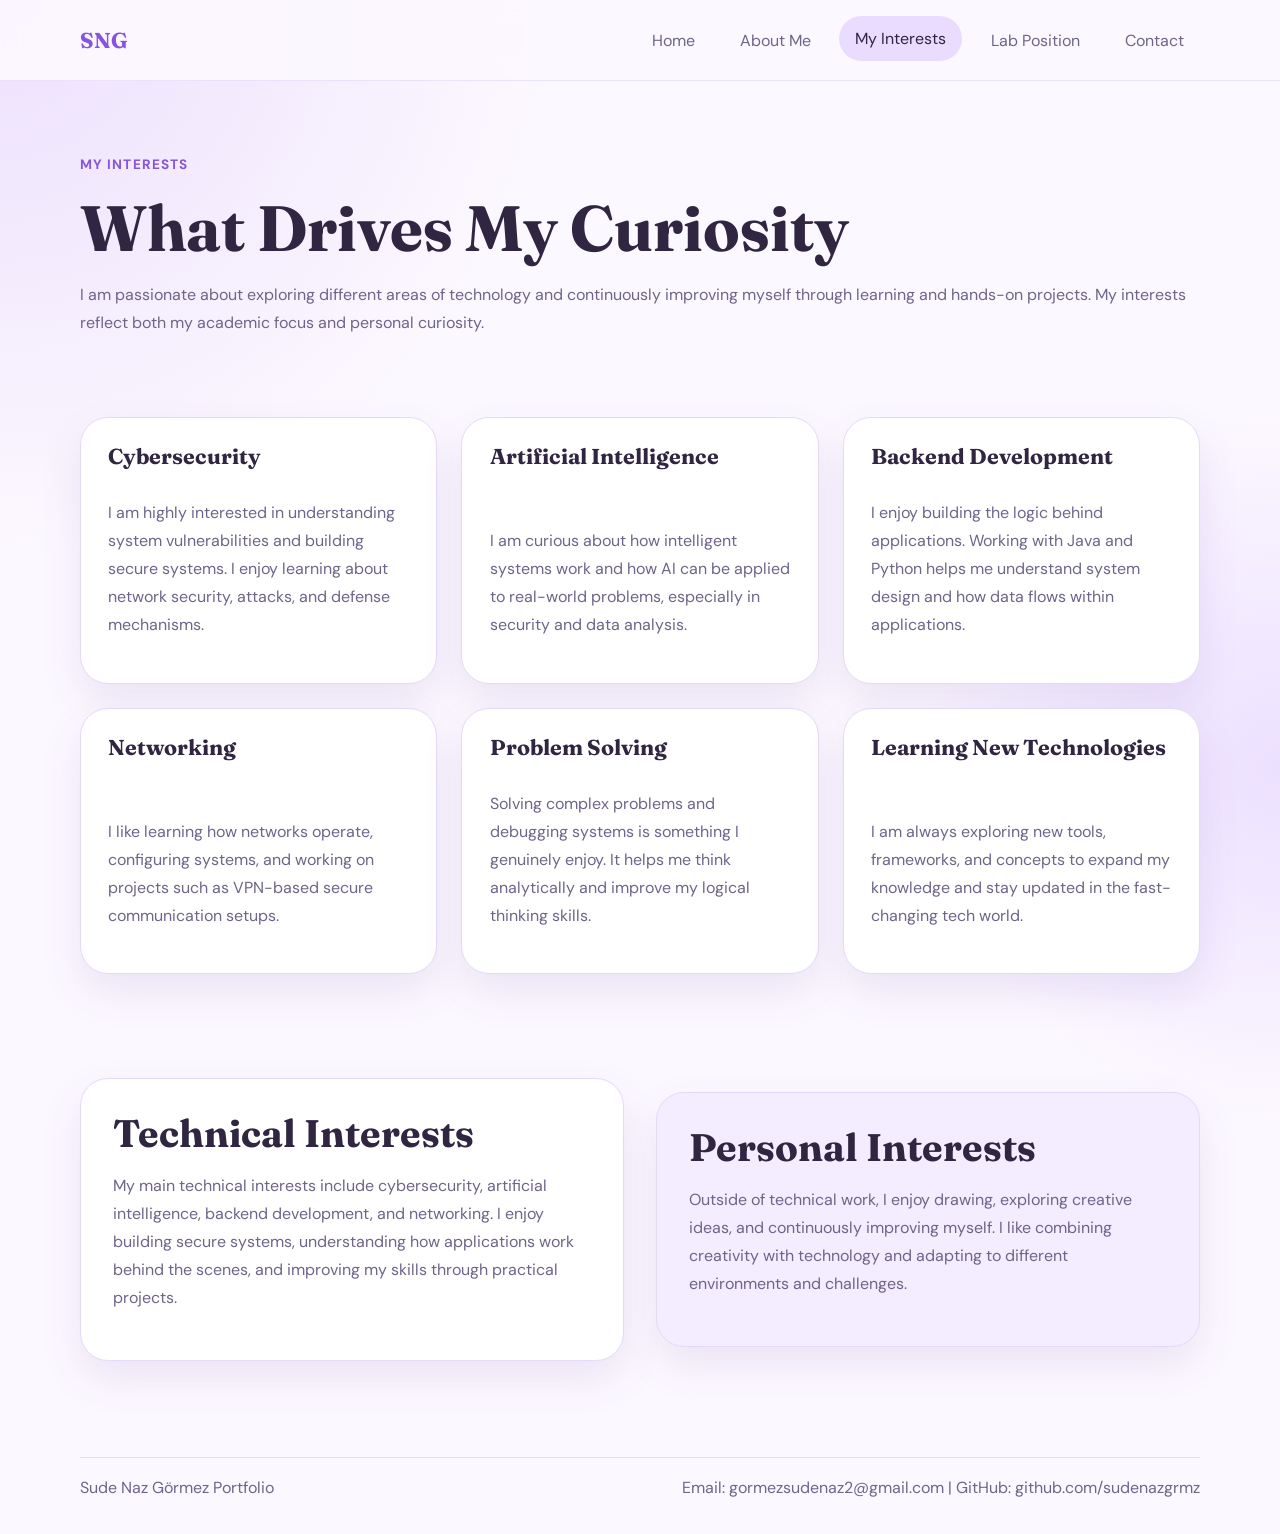
<file: interests.html>
<!DOCTYPE html>
<html lang="en">
<head>
  <meta charset="UTF-8">
  <meta name="viewport" content="width=device-width, initial-scale=1.0">
  <title>Portfolio | My Interests</title>
  <link rel="preconnect" href="https://fonts.googleapis.com">
  <link rel="preconnect" href="https://fonts.gstatic.com" crossorigin>
  <link href="https://fonts.googleapis.com/css2?family=DM+Sans:wght@400;500;700&family=Fraunces:wght@600;700&display=swap" rel="stylesheet">
  <link rel="stylesheet" href="style.css">
</head>
<body>
  <div class="site-shell">
    <header class="site-header">
      <div class="container">
        <nav class="navbar">
          <a class="logo" href="index.html">SNG</a>
          <div class="nav-links">
            <a href="index.html">Home</a>
            <a href="about.html">About Me</a>
            <a class="active" href="interests.html">My Interests</a>
            <a href="lab-position.html">Lab Position</a>
            <a href="contact.html">Contact</a>
          </div>
        </nav>
      </div>
    </header>

    <main>
      <section class="page-banner">
        <div class="container">
          <p class="eyebrow">My Interests</p>
          <h1>What Drives My Curiosity</h1>
          <p class="banner-text">
            I am passionate about exploring different areas of technology and continuously improving myself through learning and hands-on projects. My interests reflect both my academic focus and personal curiosity.
          </p>
        </div>
      </section>

      <section class="section">
        <div class="container">
          <div class="card-grid">

            <article class="info-card">
              <h3>Cybersecurity</h3>
              <p>
                I am highly interested in understanding system vulnerabilities and building secure systems. I enjoy learning about network security, attacks, and defense mechanisms.
              </p>
            </article>

            <article class="info-card">
              <h3>Artificial Intelligence</h3>
              <p>
                I am curious about how intelligent systems work and how AI can be applied to real-world problems, especially in security and data analysis.
              </p>
            </article>

            <article class="info-card">
              <h3>Backend Development</h3>
              <p>
                I enjoy building the logic behind applications. Working with Java and Python helps me understand system design and how data flows within applications.
              </p>
            </article>

            <article class="info-card">
              <h3>Networking</h3>
              <p>
                I like learning how networks operate, configuring systems, and working on projects such as VPN-based secure communication setups.
              </p>
            </article>

            <article class="info-card">
              <h3>Problem Solving</h3>
              <p>
                Solving complex problems and debugging systems is something I genuinely enjoy. It helps me think analytically and improve my logical thinking skills.
              </p>
            </article>

            <article class="info-card">
              <h3>Learning New Technologies</h3>
              <p>
                I am always exploring new tools, frameworks, and concepts to expand my knowledge and stay updated in the fast-changing tech world.
              </p>
            </article>

          </div>
        </div>
      </section>

      <section class="section">
        <div class="container split-layout">
          <div class="section-card">
            <h2>Technical Interests</h2>
            <p>
              My main technical interests include cybersecurity, artificial intelligence, backend development, and networking. I enjoy building secure systems, understanding how applications work behind the scenes, and improving my skills through practical projects.
            </p>
          </div>

          <div class="section-card soft-accent">
            <h2>Personal Interests</h2>
            <p>
              Outside of technical work, I enjoy drawing, exploring creative ideas, and continuously improving myself. I like combining creativity with technology and adapting to different environments and challenges.
            </p>
          </div>
        </div>
      </section>
    </main>

    <footer class="site-footer">
      <div class="container footer-layout">
        <p>Sude Naz Görmez Portfolio</p>
        <p>Email: gormezsudenaz2@gmail.com | GitHub: github.com/sudenazgrmz</p>
      </div>
    </footer>
  </div>
</body>
</html>
</file>
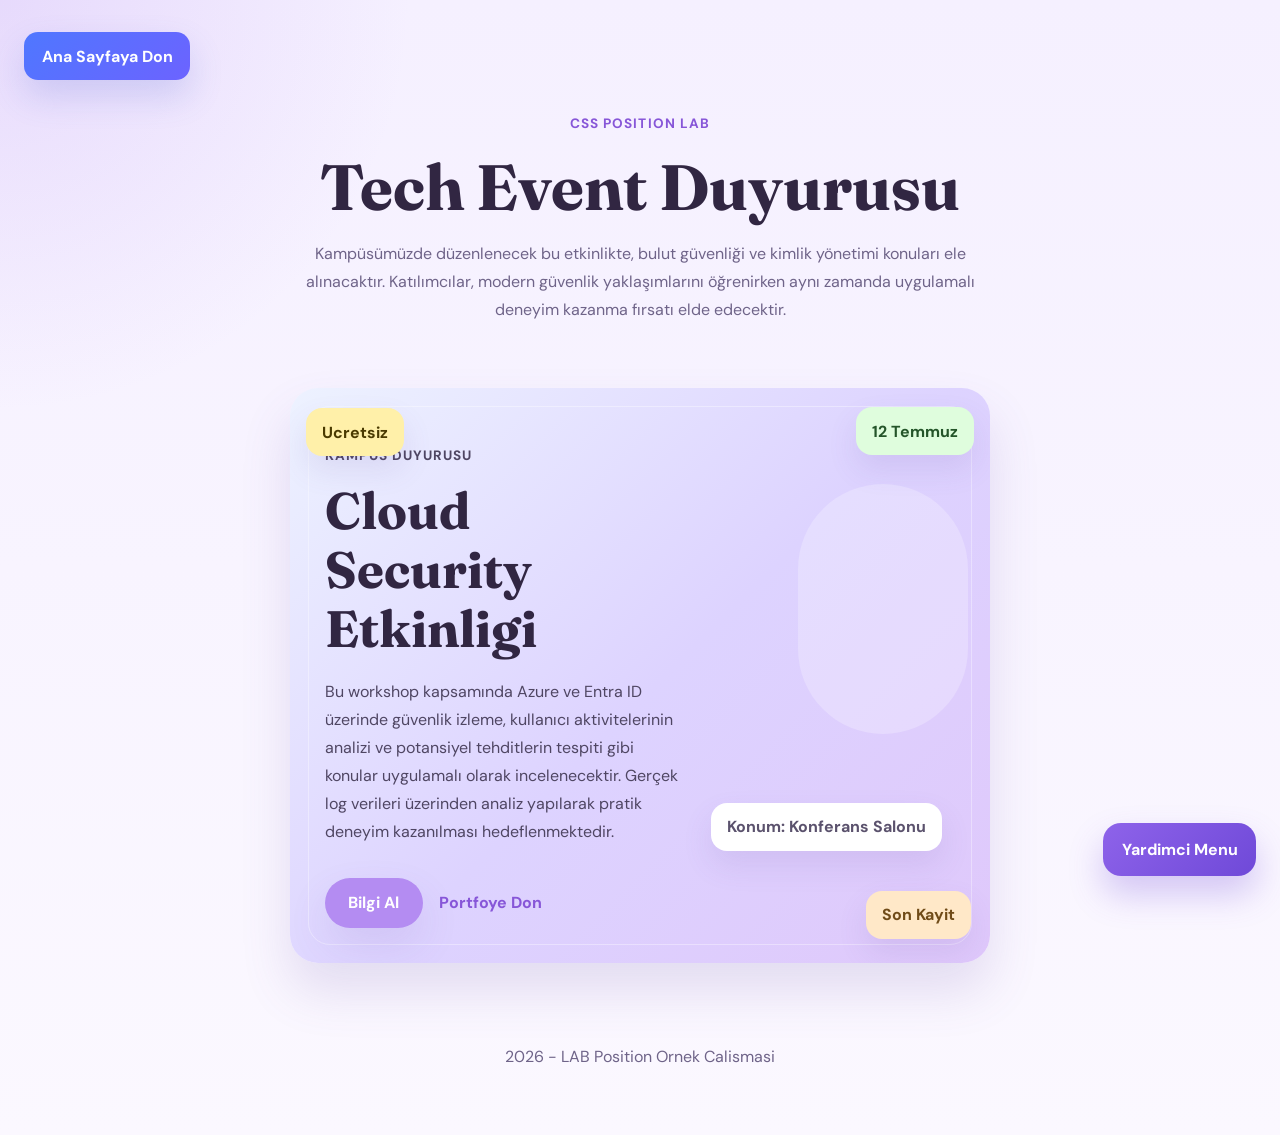
<file: lab-position.html>
<!DOCTYPE html>
<html lang="en">
<head>
  <meta charset="UTF-8">
  <meta name="viewport" content="width=device-width, initial-scale=1.0">
  <title>Portfolio | Position Lab</title>
  <link rel="preconnect" href="https://fonts.googleapis.com">
  <link rel="preconnect" href="https://fonts.gstatic.com" crossorigin>
  <link href="https://fonts.googleapis.com/css2?family=DM+Sans:wght@400;500;700&family=Fraunces:wght@600;700&display=swap" rel="stylesheet">
  <link rel="stylesheet" href="style.css">
</head>
<body class="lab-page">
  <div class="lab-shell">
    <a class="lab-back-button" href="index.html">Ana Sayfaya Don</a>

    <aside class="lab-fixed-help">Yardimci Menu</aside>

    <main class="lab-main">
      <section class="lab-heading">
        <p class="eyebrow">CSS Position Lab</p>
        <h1>Tech Event Duyurusu</h1>
        <p class="lab-intro">
          Kampüsümüzde düzenlenecek bu etkinlikte, bulut güvenliği ve kimlik yönetimi konuları ele alınacaktır. 
          Katılımcılar, modern güvenlik yaklaşımlarını öğrenirken aynı zamanda uygulamalı deneyim kazanma fırsatı elde edecektir.
        </p>
      </section>

      <section class="announcement-stage">
        <article class="announcement-card">
          <span class="announcement-badge badge-free">Ucretsiz</span>
          <span class="announcement-badge badge-date">12 Temmuz</span>
          <span class="announcement-badge badge-location">Konum: Konferans Salonu</span>
          <span class="announcement-badge badge-deadline">Son Kayit</span>

          <div class="announcement-glow"></div>

          <div class="announcement-content">
            <p class="eyebrow">Kampus Duyurusu</p>
            <h2>Cloud Security Etkinligi</h2>
            <p>
              Bu workshop kapsamında Azure ve Entra ID üzerinde güvenlik izleme, kullanıcı aktivitelerinin analizi ve potansiyel tehditlerin tespiti gibi konular uygulamalı olarak incelenecektir. 
              Gerçek log verileri üzerinden analiz yapılarak pratik deneyim kazanılması hedeflenmektedir.
            </p>

            <div class="announcement-actions">
              <a href="contact.html" class="button announcement-button">Bilgi Al</a>
              <a href="index.html" class="announcement-link">Portfoye Don</a>
            </div>
          </div>
        </article>
      </section>
    </main>

    <footer class="lab-footer">
      <p>2026 - LAB Position Ornek Calismasi</p>
    </footer>
  </div>
</body>
</html>
</file>
<file: style.css>
:root {
  --bg-color: #fcf8ff;
  --surface-color: #ffffff;
  --surface-soft: #f4ecff;
  --surface-strong: #e9dcff;
  --text-color: #312642;
  --muted-color: #6f6489;
  --accent-color: #b48cf2;
  --accent-dark: #8756d8;
  --line-color: #e5d9f8;
  --shadow-soft: 0 18px 40px rgba(113, 81, 170, 0.12);
  --radius-large: 28px;
  --radius-medium: 20px;
  --radius-small: 14px;
  --container-width: 1120px;
}

* {
  box-sizing: border-box;
}

html {
  scroll-behavior: smooth;
}

body {
  margin: 0;
  font-family: "DM Sans", sans-serif;
  background:
    radial-gradient(circle at top left, rgba(180, 140, 242, 0.22), transparent 28%),
    radial-gradient(circle at right center, rgba(233, 220, 255, 0.85), transparent 24%),
    var(--bg-color);
  color: var(--text-color);
}

img {
  max-width: 100%;
  display: block;
}

a {
  color: inherit;
  text-decoration: none;
}

.site-shell {
  min-height: 100vh;
  display: flex;
  flex-direction: column;
}

main {
  flex-grow: 1;
}

.container {
  width: min(100% - 2rem, var(--container-width));
  margin: 0 auto;
}

.site-header {
  position: sticky;
  top: 0;
  z-index: 10;
  backdrop-filter: blur(14px);
  background-color: rgba(252, 248, 255, 0.9);
  border-bottom: 1px solid rgba(229, 217, 248, 0.72);
}

.navbar {
  display: flex;
  justify-content: space-between;
  align-items: center;
  gap: 1rem;
  min-height: 80px;
  flex-wrap: wrap;
}

.logo {
  font-family: "Fraunces", serif;
  font-size: 1.35rem;
  font-weight: 700;
  color: var(--accent-dark);
}

.nav-links {
  display: flex;
  justify-content: flex-end;
  align-items: center;
  gap: 0.8rem;
  flex-wrap: wrap;
}

.nav-links a {
  padding: 0.75rem 1rem;
  border-radius: 999px;
  color: var(--muted-color);
  transition: background-color 0.25s ease, color 0.25s ease, transform 0.25s ease;
}

.nav-links a:hover,
.nav-links a:focus-visible,
.nav-links a.active {
  background-color: var(--surface-strong);
  color: var(--text-color);
  transform: translateY(-2px);
}

.hero,
.page-banner {
  padding: 4.5rem 0 2rem;
}

.hero-layout,
.split-layout,
.footer-layout {
  display: flex;
  gap: 2rem;
  align-items: center;
  justify-content: space-between;
  flex-wrap: wrap;
}

.hero-copy,
.hero-card,
.section-card {
  flex: 1 1 320px;
}

.eyebrow {
  margin: 0 0 0.9rem;
  color: var(--accent-dark);
  font-weight: 700;
  letter-spacing: 0.08em;
  text-transform: uppercase;
  font-size: 0.85rem;
}

h1,
h2,
h3 {
  margin-top: 0;
  font-family: "Fraunces", serif;
  line-height: 1.15;
}

h1 {
  margin-bottom: 1rem;
  font-size: clamp(2.6rem, 5vw, 4.8rem);
}

h2 {
  margin-bottom: 1rem;
  font-size: clamp(1.8rem, 3vw, 2.6rem);
}

h3 {
  margin-bottom: 0.85rem;
  font-size: 1.35rem;
}

p,
li,
label,
input,
select,
textarea,
button {
  font-size: 1rem;
  line-height: 1.75;
}

.hero-text,
.banner-text,
.info-card p,
.section-card p {
  color: var(--muted-color);
}

.hero-actions {
  display: flex;
  align-items: center;
  gap: 1rem;
  flex-wrap: wrap;
  margin-top: 2rem;
}

.button {
  display: inline-flex;
  justify-content: center;
  align-items: center;
  padding: 0.9rem 1.45rem;
  border: none;
  border-radius: 999px;
  background-color: var(--accent-color);
  color: #ffffff;
  font-weight: 700;
  cursor: pointer;
  box-shadow: var(--shadow-soft);
  transition: transform 0.25s ease, background-color 0.25s ease, box-shadow 0.25s ease;
}

.button:hover,
.button:focus-visible {
  background-color: var(--accent-dark);
  transform: translateY(-3px);
  box-shadow: 0 22px 34px rgba(113, 81, 170, 0.2);
}

.button-secondary {
  background-color: transparent;
  color: var(--accent-dark);
  border: 1px solid var(--accent-color);
  box-shadow: none;
}

.button-secondary:hover,
.button-secondary:focus-visible {
  color: #ffffff;
}

.hero-card,
.section-card,
.info-card,
.contact-form {
  background-color: var(--surface-color);
  border: 1px solid var(--line-color);
  border-radius: var(--radius-large);
  box-shadow: var(--shadow-soft);
}

.hero-card {
  padding: 1.5rem;
}

.profile-placeholder {
  min-height: 380px;
  display: flex;
  flex-direction: column;
  justify-content: center;
  align-items: center;
  border: 2px dashed var(--accent-color);
  border-radius: calc(var(--radius-large) - 8px);
  background:
    linear-gradient(135deg, rgba(233, 220, 255, 0.92), rgba(255, 255, 255, 0.97));
  text-align: center;
  padding: 2rem;
}

.profile-placeholder span {
  font-family: "Fraunces", serif;
  font-size: 1.4rem;
  color: var(--accent-dark);
}

.profile-placeholder p {
  margin: 0.6rem 0 0;
  color: var(--muted-color);
}

.section {
  padding: 2rem 0 4.5rem;
}

.section-card {
  padding: 2rem;
}

.soft-accent {
  background-color: var(--surface-soft);
}

.feature-list {
  list-style: none;
  margin: 1.5rem 0 0;
  padding: 0;
  display: flex;
  flex-direction: column;
  gap: 0.9rem;
}

.feature-list li {
  display: flex;
  align-items: center;
  gap: 0.7rem;
  color: var(--text-color);
}

.feature-list li::before {
  content: "";
  width: 12px;
  height: 12px;
  border-radius: 50%;
  background-color: var(--accent-color);
  flex-shrink: 0;
}

.section-heading {
  max-width: 760px;
  margin-bottom: 2rem;
}

.card-grid {
  display: flex;
  flex-wrap: wrap;
  gap: 1.5rem;
}

.info-card {
  padding: 1.7rem;
  flex: 1 1 280px;
  display: flex;
  flex-direction: column;
  justify-content: space-between;
  min-height: 230px;
}

.info-card a {
  color: var(--accent-dark);
  font-weight: 700;
  margin-top: 1.2rem;
  transition: color 0.25s ease, transform 0.25s ease;
}

.info-card a:hover,
.info-card a:focus-visible {
  color: var(--text-color);
  transform: translateX(4px);
}

.contact-wrapper {
  display: flex;
  justify-content: center;
  align-items: center;
}

.contact-form {
  width: min(100%, 720px);
  padding: 2rem;
  display: flex;
  flex-direction: column;
  gap: 1.25rem;
}

.form-row {
  display: flex;
  flex-direction: column;
  gap: 0.45rem;
}

label {
  font-weight: 700;
}

input,
select,
textarea {
  width: 100%;
  padding: 0.9rem 1rem;
  border: 1px solid var(--line-color);
  border-radius: var(--radius-small);
  background-color: #fffdfb;
  color: var(--text-color);
  font-family: inherit;
  transition: border-color 0.25s ease, box-shadow 0.25s ease, transform 0.25s ease;
}

input:focus,
select:focus,
textarea:focus {
  outline: none;
  border-color: var(--accent-color);
  box-shadow: 0 0 0 4px rgba(180, 140, 242, 0.18);
  transform: translateY(-1px);
}

textarea {
  resize: vertical;
  min-height: 160px;
}

.submit-button {
  align-self: flex-start;
}

.site-footer {
  padding: 1.5rem 0 2rem;
}

.footer-layout {
  padding-top: 1rem;
  border-top: 1px solid rgba(229, 217, 248, 0.95);
}

.footer-layout p {
  margin: 0;
  color: var(--muted-color);
}

.lab-page {
  min-height: 100vh;
  background:
    radial-gradient(circle at top left, rgba(180, 140, 242, 0.22), transparent 24%),
    linear-gradient(180deg, #f5f0ff 0%, #fbf8ff 100%);
}

.lab-shell {
  min-height: 100vh;
  display: flex;
  flex-direction: column;
  padding: 2rem 1.5rem 3rem;
}

.lab-back-button {
  align-self: flex-start;
  padding: 0.85rem 1.1rem;
  border-radius: 14px;
  background: linear-gradient(135deg, #4f77ff, #6c63ff);
  color: #ffffff;
  font-weight: 700;
  box-shadow: 0 16px 34px rgba(80, 100, 210, 0.2);
  transition: transform 0.25s ease, box-shadow 0.25s ease;
}

.lab-back-button:hover,
.lab-back-button:focus-visible {
  cursor: pointer;
  transform: translateY(-3px);
  box-shadow: 0 20px 38px rgba(80, 100, 210, 0.26);
}

.lab-fixed-help {
  position: fixed;
  right: 1.5rem;
  bottom: 1.5rem;
  z-index: 30;
  padding: 1rem 1.15rem;
  border-radius: 18px;
  background: linear-gradient(135deg, #8e63ea, #6f49d8);
  color: #ffffff;
  font-weight: 700;
  box-shadow: 0 18px 34px rgba(111, 73, 216, 0.28);
  transition: transform 0.25s ease, background-color 0.25s ease;
}

.lab-fixed-help:hover {
  cursor: help;
  transform: translateY(-4px);
}

.lab-main {
  flex-grow: 1;
  display: flex;
  flex-direction: column;
  justify-content: center;
  align-items: center;
  padding: 2rem 0;
}

.lab-heading {
  text-align: center;
  max-width: 700px;
  margin-bottom: 2rem;
}

.lab-intro {
  color: var(--muted-color);
}

.announcement-stage {
  width: 100%;
  display: flex;
  justify-content: center;
  align-items: center;
  padding: 1rem 0 2rem;
}

.announcement-card {
  position: relative;
  width: min(100%, 700px);
  min-height: 470px;
  padding: 3.5rem 2.2rem 2.2rem;
  border-radius: 28px;
  overflow: hidden;
  background: linear-gradient(135deg, #edf2ff 0%, #ddd3ff 52%, #dfc8fb 100%);
  box-shadow: 0 28px 50px rgba(104, 82, 168, 0.16);
  transition: transform 0.35s ease, box-shadow 0.35s ease;
}

.announcement-card:hover {
  transform: translateY(-6px);
  box-shadow: 0 34px 56px rgba(104, 82, 168, 0.2);
}

.announcement-content {
  position: relative;
  z-index: 4;
  max-width: 360px;
}

.announcement-content h2 {
  margin-bottom: 1.2rem;
  font-size: clamp(2rem, 4vw, 3.2rem);
}

.announcement-content p {
  color: #4f4663;
}

.announcement-actions {
  display: flex;
  align-items: center;
  gap: 1rem;
  flex-wrap: wrap;
  margin-top: 2rem;
}

.announcement-button:hover,
.announcement-button:focus-visible,
.announcement-link:hover,
.announcement-link:focus-visible {
  cursor: pointer;
}

.announcement-link {
  color: var(--accent-dark);
  font-weight: 700;
  transition: transform 0.25s ease, color 0.25s ease;
}

.announcement-link:hover,
.announcement-link:focus-visible {
  color: var(--text-color);
  transform: translateX(4px);
}

.announcement-badge {
  position: absolute;
  z-index: 5;
  display: inline-flex;
  justify-content: center;
  align-items: center;
  padding: 0.85rem 1rem;
  border-radius: 16px;
  font-weight: 700;
  box-shadow: 0 14px 30px rgba(105, 81, 168, 0.12);
  transition: transform 0.25s ease, box-shadow 0.25s ease;
}

.announcement-badge:hover {
  cursor: pointer;
  transform: translateY(-4px);
  box-shadow: 0 18px 30px rgba(105, 81, 168, 0.18);
}

.badge-free {
  top: 1.25rem;
  left: 1rem;
  background-color: #fff0a9;
  color: #4a3a00;
}

.badge-date {
  top: 1.2rem;
  right: 1rem;
  background-color: #dffddd;
  color: #245529;
}

.badge-location {
  right: 3rem;
  bottom: 7rem;
  background-color: #ffffff;
  color: #5b526d;
}

.badge-deadline {
  right: 1.2rem;
  bottom: 1.5rem;
  background-color: #ffe8c8;
  color: #704b18;
}

.announcement-glow {
  position: absolute;
  right: 1.4rem;
  top: 6rem;
  width: 170px;
  height: 250px;
  border-radius: 999px;
  background: rgba(255, 255, 255, 0.24);
  z-index: 2;
  animation: floatGlow 4s ease-in-out infinite;
}

.announcement-card::before {
  content: "";
  position: absolute;
  inset: 18px;
  border: 1px solid rgba(255, 255, 255, 0.35);
  border-radius: 22px;
  z-index: 1;
}

.lab-footer {
  text-align: center;
  color: var(--muted-color);
}

.app-layout {
  display: flex;
  gap: 1.5rem;
  align-items: stretch;
  flex-wrap: wrap;
}

.converter-layout {
  justify-content: center;
}

.app-card {
  flex: 1 1 320px;
  background-color: var(--surface-color);
  border: 1px solid var(--line-color);
  border-radius: var(--radius-large);
  box-shadow: var(--shadow-soft);
  padding: 2rem;
}

.app-form {
  display: flex;
  flex-direction: column;
  gap: 1rem;
}

.app-submit {
  width: 100%;
  margin-top: 0.5rem;
}

.result-card {
  display: flex;
  flex-direction: column;
  justify-content: center;
  background:
    linear-gradient(180deg, rgba(244, 236, 255, 0.9), rgba(255, 255, 255, 1));
}

.converter-result-card {
  min-height: 250px;
}

.result-placeholder {
  margin: 0;
  color: var(--muted-color);
}

.result-label {
  margin: 0 0 0.4rem;
  color: var(--accent-dark);
  font-weight: 700;
  letter-spacing: 0.06em;
  text-transform: uppercase;
  font-size: 0.8rem;
}

.result-grid {
  display: grid;
  grid-template-columns: repeat(auto-fit, minmax(140px, 1fr));
  gap: 1rem;
  margin: 1.25rem 0;
}

.single-result {
  grid-template-columns: 1fr;
}

.result-item {
  padding: 1rem;
  border-radius: var(--radius-small);
  background-color: rgba(255, 255, 255, 0.85);
  border: 1px solid var(--line-color);
}

.result-item span {
  display: block;
  color: var(--muted-color);
  font-size: 0.95rem;
  line-height: 1.5;
}

.result-item strong {
  display: block;
  margin-top: 0.35rem;
  font-size: 1.2rem;
  line-height: 1.4;
}

.result-status {
  margin: 0;
  padding: 0.95rem 1rem;
  border-radius: var(--radius-small);
  font-weight: 700;
}

.status-pass {
  background-color: #ddf5e5;
  color: #1f6b38;
}

.status-fail {
  background-color: #ffe2e2;
  color: #9f2f2f;
}

@keyframes floatGlow {
  0%,
  100% {
    transform: translateY(0);
  }

  50% {
    transform: translateY(14px);
  }
}

@media (max-width: 768px) {
  .hero,
  .page-banner {
    padding-top: 3rem;
  }

  .navbar,
  .nav-links,
  .footer-layout {
    justify-content: center;
  }

  .hero-copy,
  .hero-card,
  .section-card,
  .info-card {
    flex-grow: 1;
  }

  .submit-button {
    width: 100%;
  }

  .announcement-card {
    min-height: 520px;
    padding-top: 4.4rem;
  }

  .app-card {
    flex-basis: 100%;
  }

  .announcement-content {
    max-width: 100%;
  }

  .badge-location {
    right: 1.2rem;
    bottom: 7.2rem;
  }
}

@media (max-width: 540px) {
  .container {
    width: min(100% - 1.2rem, var(--container-width));
  }

  h1 {
    font-size: 2.4rem;
  }

  .site-header {
    position: static;
  }

  .nav-links a {
    padding: 0.65rem 0.85rem;
  }

  .hero-card,
  .section-card,
  .info-card,
  .contact-form {
    border-radius: 22px;
  }

  .lab-shell {
    padding-inline: 1rem;
  }

  .lab-fixed-help {
    right: 1rem;
    bottom: 1rem;
    font-size: 0.95rem;
  }

  .announcement-card {
    min-height: 560px;
    padding: 4.4rem 1.2rem 1.4rem;
  }

  .announcement-badge {
    padding: 0.7rem 0.85rem;
    font-size: 0.9rem;
  }

  .badge-free {
    left: 0.8rem;
  }

  .badge-date {
    right: 0.8rem;
  }

  .badge-location {
    right: 0.8rem;
    bottom: 6.7rem;
  }

  .badge-deadline {
    right: 0.8rem;
    bottom: 1.1rem;
  }

  .announcement-glow {
    right: -0.8rem;
    top: 7rem;
    width: 150px;
    height: 220px;
  }
}
</file>
<file: styles/hafta7.css>
:root {
  --week7-bg: #fcf8ff;
  --week7-surface: rgba(255, 255, 255, 0.88);
  --week7-panel: rgba(244, 236, 255, 0.76);
  --week7-text: #312642;
  --week7-muted: #6f6489;
  --week7-accent: #b48cf2;
  --week7-accent-strong: #8756d8;
  --week7-accent-soft: #e9dcff;
  --week7-line: rgba(135, 86, 216, 0.14);
  --week7-shadow: 0 24px 50px rgba(113, 81, 170, 0.14);
}

[data-bs-theme="dark"] {
  --week7-bg: #140f1f;
  --week7-surface: rgba(34, 24, 51, 0.9);
  --week7-panel: rgba(49, 38, 75, 0.86);
  --week7-text: #f4edff;
  --week7-muted: #cbbce8;
  --week7-accent: #c39af7;
  --week7-accent-strong: #e1b8ff;
  --week7-accent-soft: rgba(135, 86, 216, 0.22);
  --week7-line: rgba(233, 220, 255, 0.14);
  --week7-shadow: 0 26px 56px rgba(8, 5, 18, 0.44);
}

body {
  min-height: 100vh;
  font-family: "DM Sans", sans-serif;
  color: var(--week7-text);
  background:
    radial-gradient(circle at top left, rgba(180, 140, 242, 0.24), transparent 28%),
    radial-gradient(circle at right top, rgba(233, 220, 255, 0.9), transparent 30%),
    linear-gradient(180deg, #fffcff 0%, var(--week7-bg) 100%);
}

.py-lg-6 {
  padding-top: 5rem;
  padding-bottom: 5rem;
}

.backdrop-blur {
  backdrop-filter: blur(16px);
}

.brand-mark,
h1,
h2,
h3 {
  font-family: "Fraunces", serif;
}

.brand-mark {
  font-size: 1.35rem;
  letter-spacing: 0.04em;
}

.hero-section {
  position: relative;
}

.hero-panel,
.feature-card,
.result-card {
  background-color: var(--week7-surface);
  border: 1px solid var(--week7-line);
}

.card,
.card-body,
.navbar,
.nav-link,
.form-label,
.form-check-label,
.lead,
footer,
.badge,
.alert,
.form-control,
.form-select {
  color: var(--week7-text);
}

[data-bs-theme="dark"] .bg-body-tertiary {
  background-color: rgba(20, 15, 31, 0.82) !important;
}

[data-bs-theme="dark"] .navbar {
  border-color: var(--week7-line) !important;
}

.nav-link {
  color: var(--week7-muted);
}

.nav-link:hover,
.nav-link:focus-visible,
.nav-link.active {
  color: var(--week7-accent-strong) !important;
}

.stat-chip {
  display: flex;
  flex-direction: column;
  justify-content: center;
  gap: 0.35rem;
  padding: 1rem 1.1rem;
  border-radius: 1rem;
  background-color: var(--week7-panel);
  border: 1px solid var(--week7-line);
  box-shadow: var(--week7-shadow);
}

.stat-chip span,
.hero-panel .text-secondary,
.feature-card .text-secondary,
.summary-placeholder,
#summaryBox .text-secondary,
footer .text-secondary,
.lead.text-secondary,
.text-secondary {
  color: var(--week7-muted) !important;
}

.hero-icon {
  min-width: 2.6rem;
  min-height: 2.6rem;
  display: inline-flex;
  justify-content: center;
  align-items: center;
  border-radius: 0.9rem;
  background-color: rgba(180, 140, 242, 0.18);
  color: var(--week7-accent-strong);
  font-weight: 700;
}

.feature-tag {
  display: inline-flex;
  padding: 0.35rem 0.8rem;
  border-radius: 999px;
  background-color: rgba(180, 140, 242, 0.14);
  color: var(--week7-accent-strong);
  font-size: 0.82rem;
  font-weight: 700;
  text-transform: uppercase;
  letter-spacing: 0.06em;
}

.btn-primary {
  background-color: var(--week7-accent);
  border-color: var(--week7-accent);
}

.btn-primary:hover,
.btn-primary:focus-visible {
  background-color: var(--week7-accent-strong);
  border-color: var(--week7-accent-strong);
}

.btn-outline-dark,
.btn-outline-secondary {
  color: var(--week7-accent-strong);
  border-color: rgba(135, 86, 216, 0.34);
}

.btn-outline-dark:hover,
.btn-outline-dark:focus-visible,
.btn-outline-secondary:hover,
.btn-outline-secondary:focus-visible {
  color: #ffffff;
  background-color: var(--week7-accent-strong);
  border-color: var(--week7-accent-strong);
}

.form-control,
.form-select {
  border-color: var(--week7-line);
  background-color: rgba(255, 255, 255, 0.9);
}

.form-control:focus,
.form-select:focus {
  border-color: rgba(135, 86, 216, 0.55);
  box-shadow: 0 0 0 0.25rem rgba(180, 140, 242, 0.22);
}

[data-bs-theme="dark"] .form-control,
[data-bs-theme="dark"] .form-select {
  background-color: rgba(255, 255, 255, 0.06);
  color: var(--week7-text);
}

[data-bs-theme="dark"] .form-control::placeholder {
  color: rgba(244, 237, 255, 0.58);
}

[data-bs-theme="dark"] .form-check-input {
  background-color: rgba(255, 255, 255, 0.06);
  border-color: rgba(233, 220, 255, 0.35);
}

[data-bs-theme="dark"] .form-check-input:checked {
  background-color: var(--week7-accent);
  border-color: var(--week7-accent);
}

.summary-placeholder {
  min-height: 18rem;
  display: flex;
  align-items: center;
  justify-content: center;
  border: 1px dashed rgba(135, 86, 216, 0.28);
  border-radius: 1.25rem;
  padding: 1.5rem;
  background-color: rgba(255, 255, 255, 0.52);
}

.summary-card {
  border-radius: 1.25rem;
  color: var(--week7-text);
  background: linear-gradient(145deg, rgba(180, 140, 242, 0.18), rgba(255, 255, 255, 0.94));
  border: 1px solid rgba(135, 86, 216, 0.18);
  padding: 1.4rem;
}

.summary-card ul {
  padding-left: 1.1rem;
}

.summary-card li + li {
  margin-top: 0.5rem;
}

[data-bs-theme="dark"] .summary-placeholder {
  background-color: rgba(255, 255, 255, 0.04);
}

[data-bs-theme="dark"] .summary-card {
  background: linear-gradient(145deg, rgba(180, 140, 242, 0.16), rgba(34, 24, 51, 0.92));
}

[data-bs-theme="dark"] .badge.text-bg-light {
  background-color: rgba(233, 220, 255, 0.1) !important;
  color: var(--week7-text) !important;
  border-color: var(--week7-line) !important;
}

[data-bs-theme="dark"] .text-bg-warning {
  color: #2d173f !important;
}

.alert {
  border-radius: 1rem;
}

@media (max-width: 991.98px) {
  .summary-placeholder {
    min-height: auto;
  }
}
</file>
